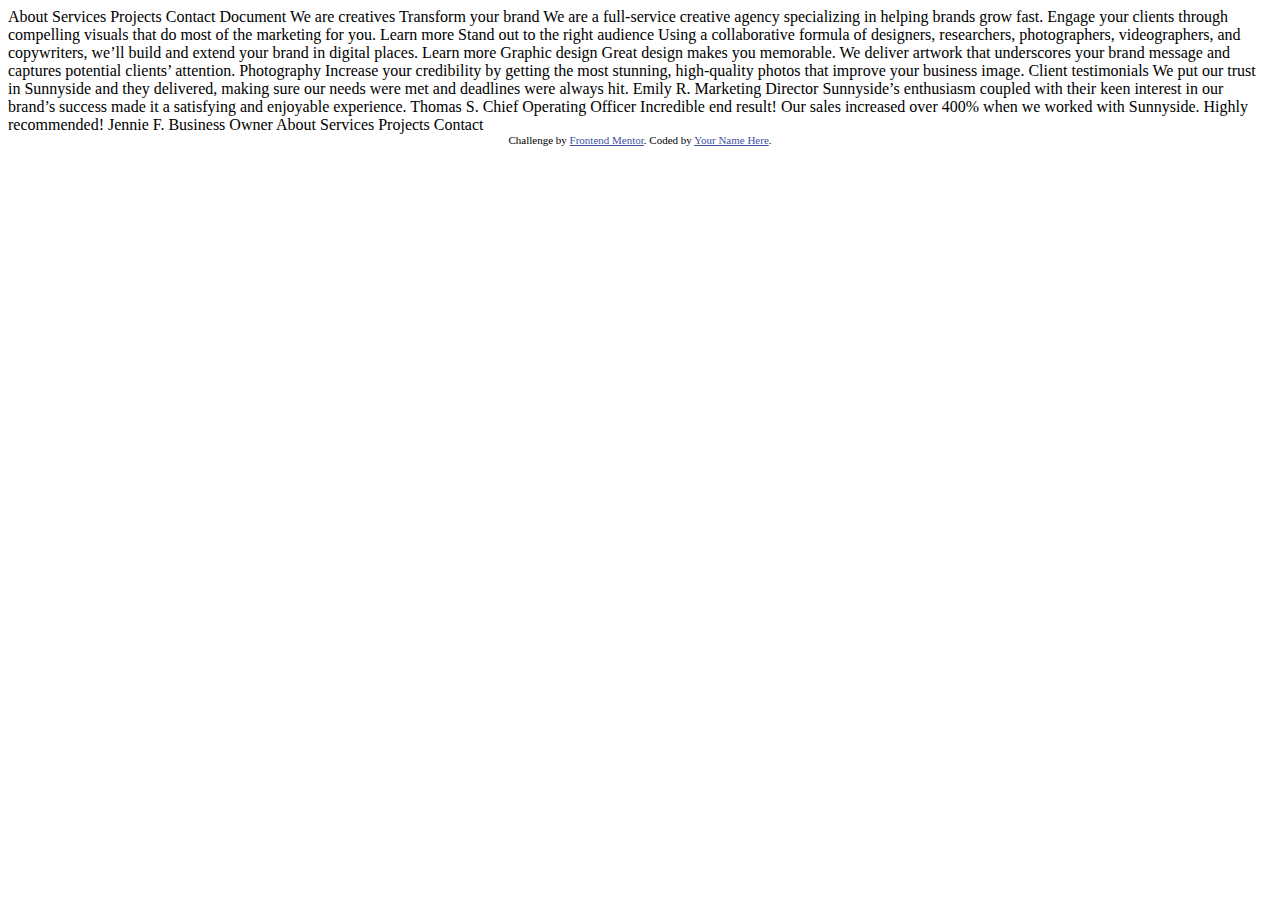
<file: index.html>
<!DOCTYPE html>
<html lang="en">
    <head>
        <meta charset="UTF-8" />
        <meta name="viewport" content="width=device-width, initial-scale=1.0" />
        <!-- displays site properly based on user's device -->

        <link
            rel="icon"
            type="image/png"
            sizeDocuments="32x32"
            href="./images/favicon-32x32.png"
        />

        <title>Frontend Mentor | Sunnyside agency landing page</title>

        <!-- Feel free to remove these styles or customise in your own stylesheet 👍 -->
        <style>
            .attribution {
                font-size: 11px;
                text-align: center;
            }
            .attribution a {
                color: hsl(228, 45%, 44%);
            }
        </style>
    </head>
    <body>
        About Services Projects Contact Document We are creatives Transform your
        brand We are a full-service creative agency specializing in helping
        brands grow fast. Engage your clients through compelling visuals that do
        most of the marketing for you. Learn more Stand out to the right
        audience Using a collaborative formula of designers, researchers,
        photographers, videographers, and copywriters, we’ll build and extend
        your brand in digital places. Learn more Graphic design Great design
        makes you memorable. We deliver artwork that underscores your brand
        message and captures potential clients’ attention. Photography Increase
        your credibility by getting the most stunning, high-quality photos that
        improve your business image. Client testimonials We put our trust in
        Sunnyside and they delivered, making sure our needs were met and
        deadlines were always hit. Emily R. Marketing Director Sunnyside’s
        enthusiasm coupled with their keen interest in our brand’s success made
        it a satisfying and enjoyable experience. Thomas S. Chief Operating
        Officer Incredible end result! Our sales increased over 400% when we
        worked with Sunnyside. Highly recommended! Jennie F. Business Owner
        About Services Projects Contact

        <div class="attribution">
            Challenge by
            <a
                href="https://www.frontendmentor.io?ref=challenge"
                target="_blank"
                >Frontend Mentor</a
            >. Coded by <a href="#">Your Name Here</a>.
        </div>
    </body>
</html>
</file>
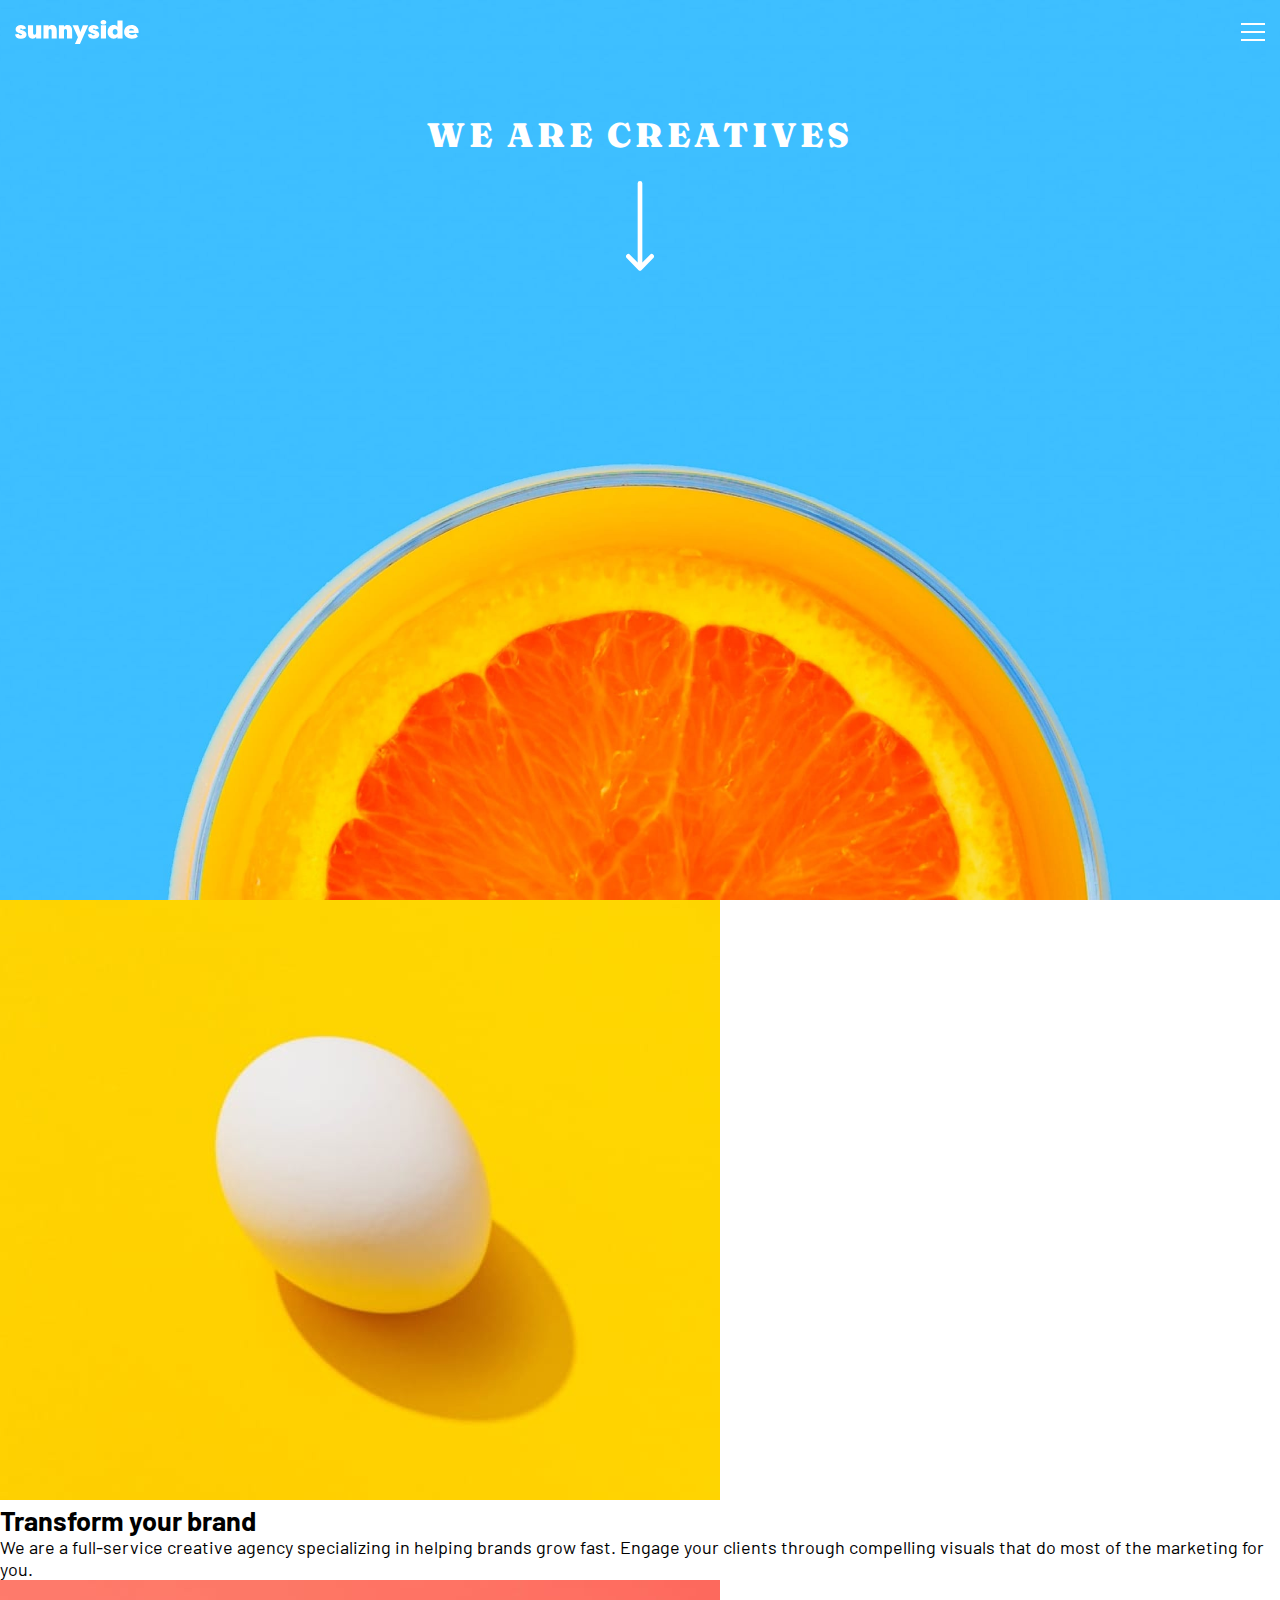
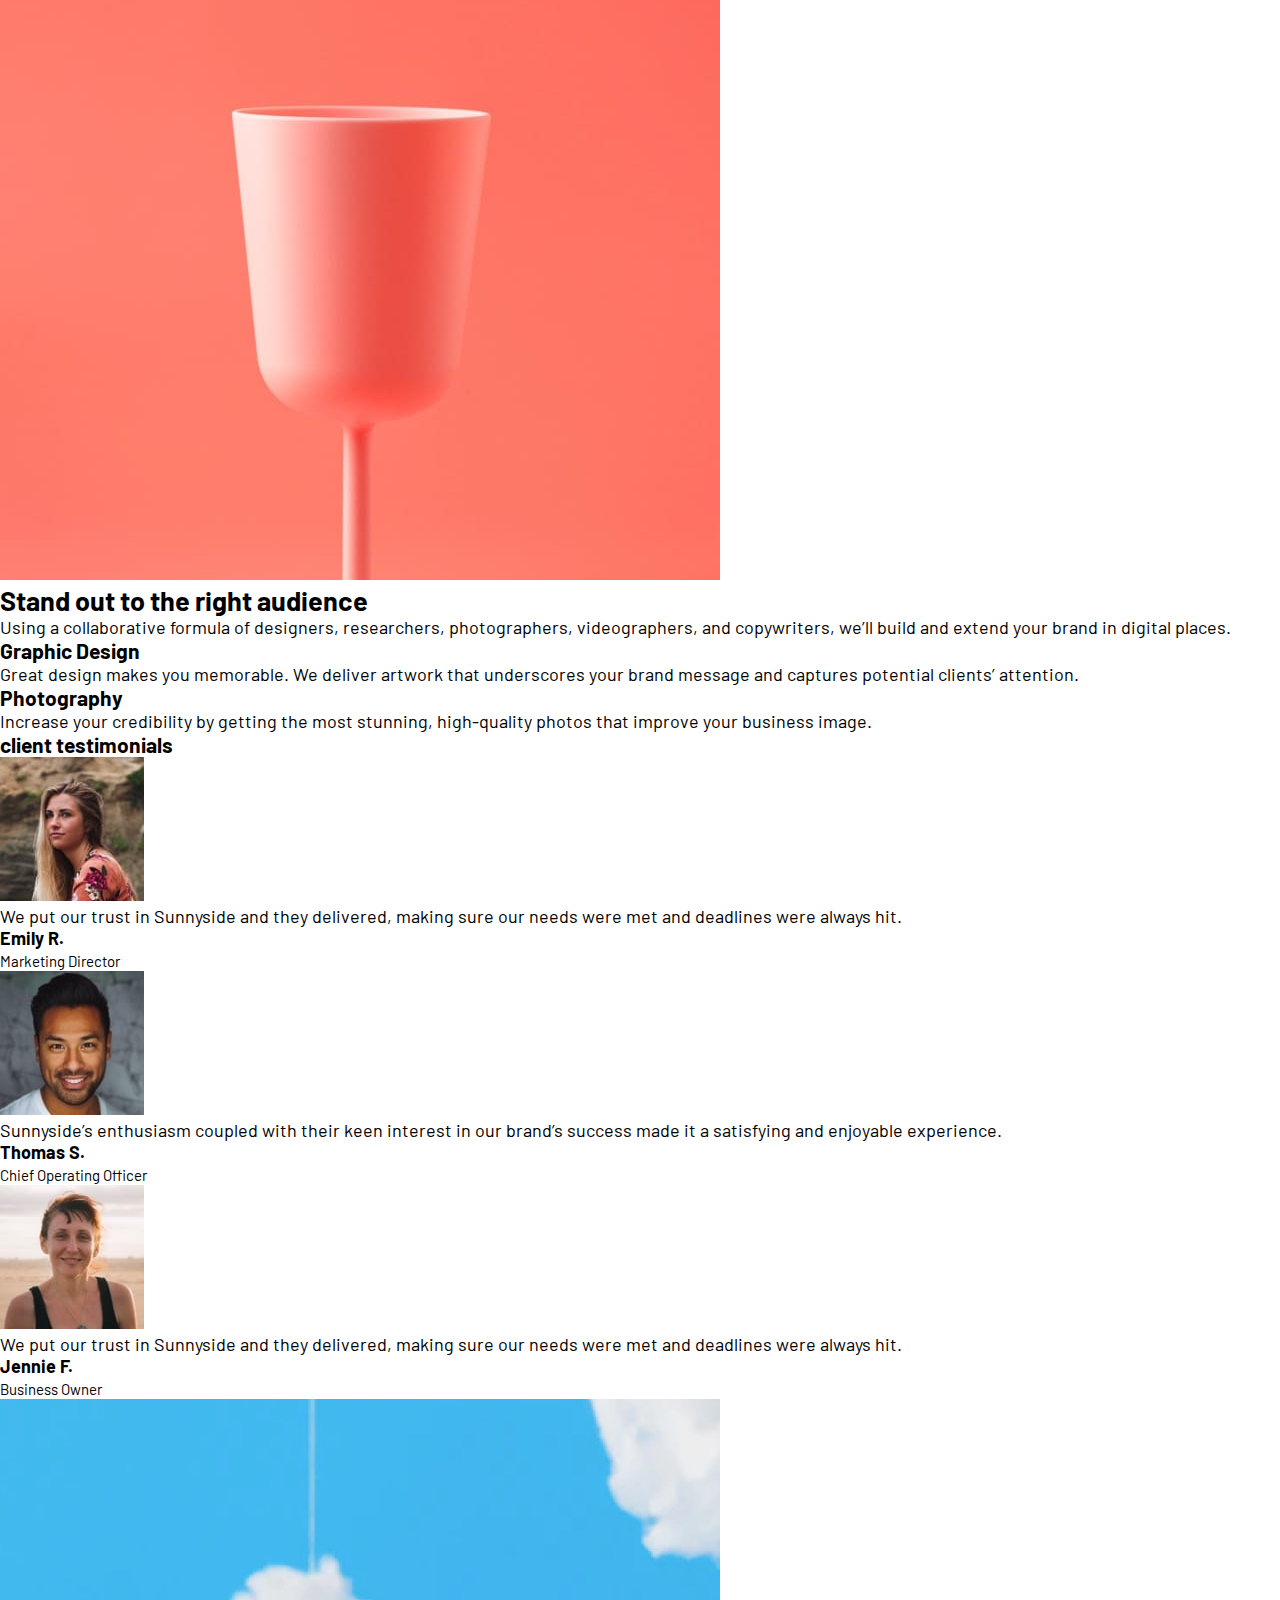
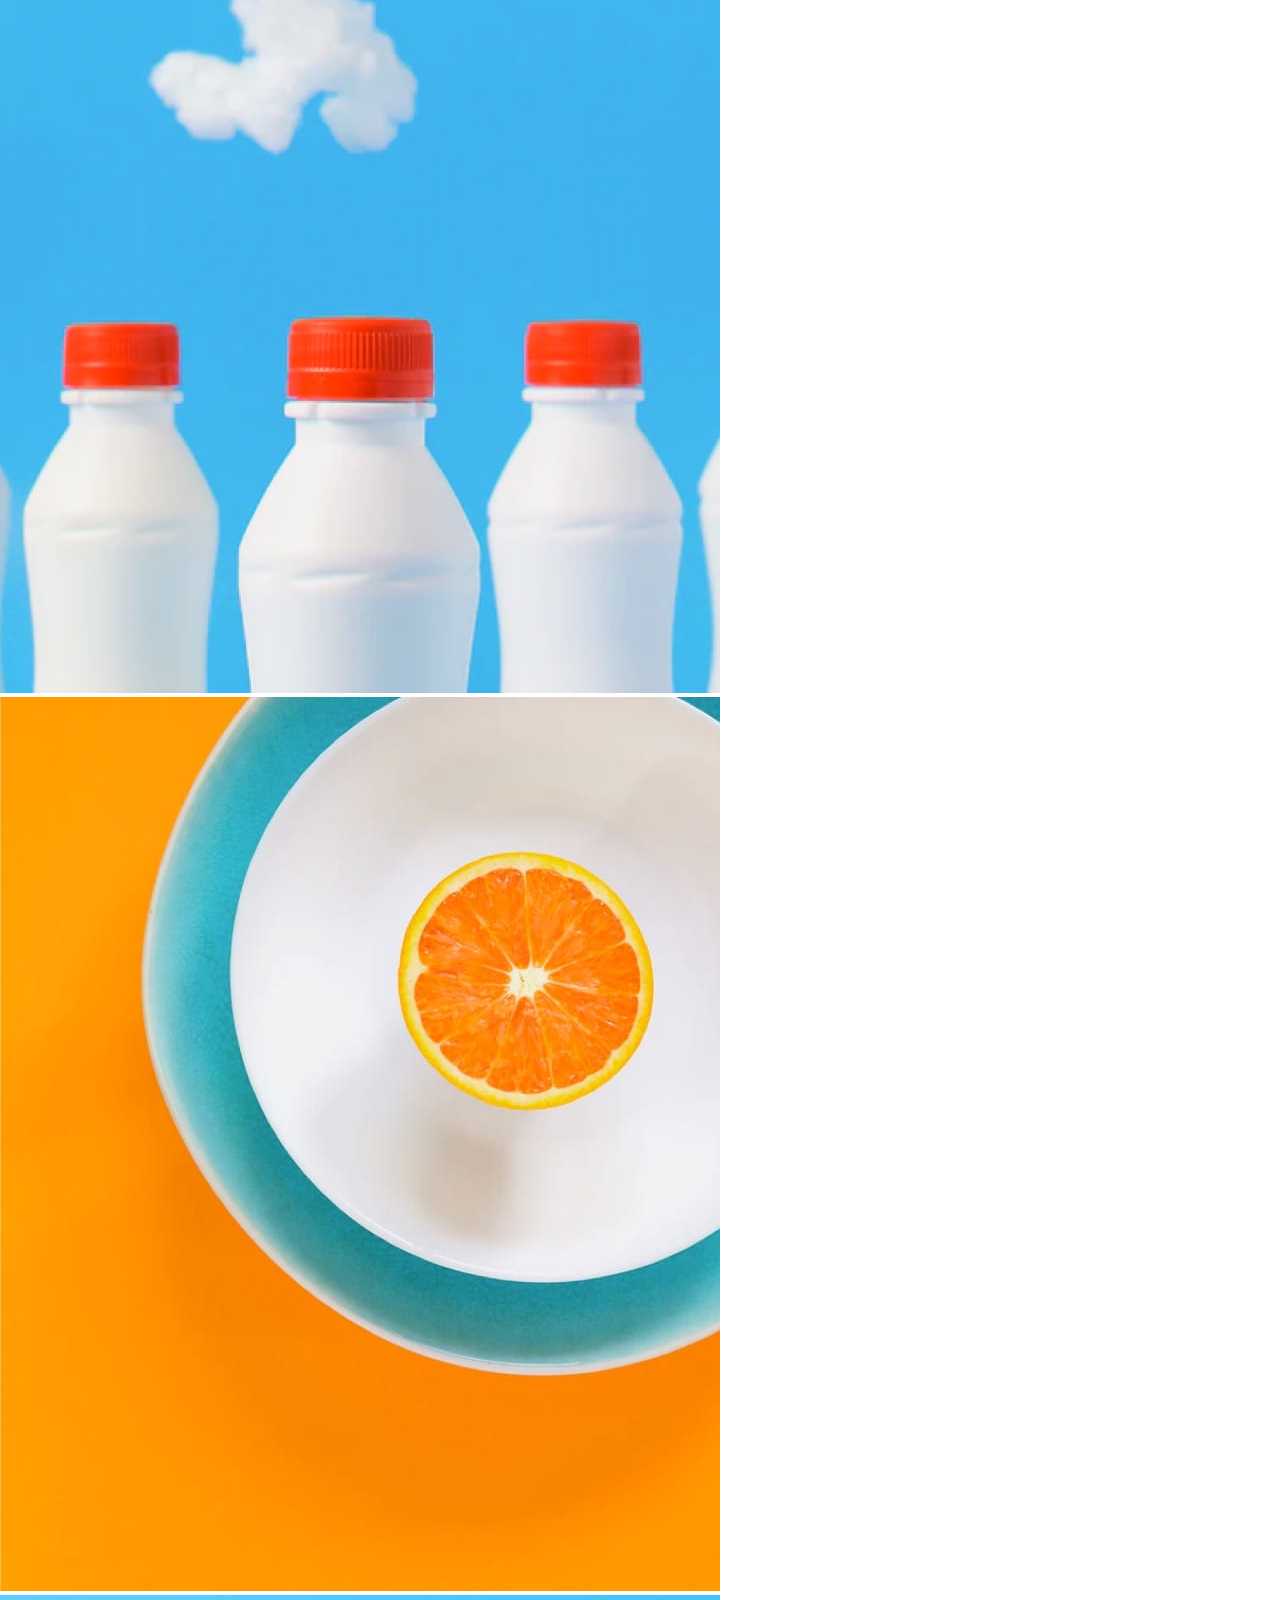
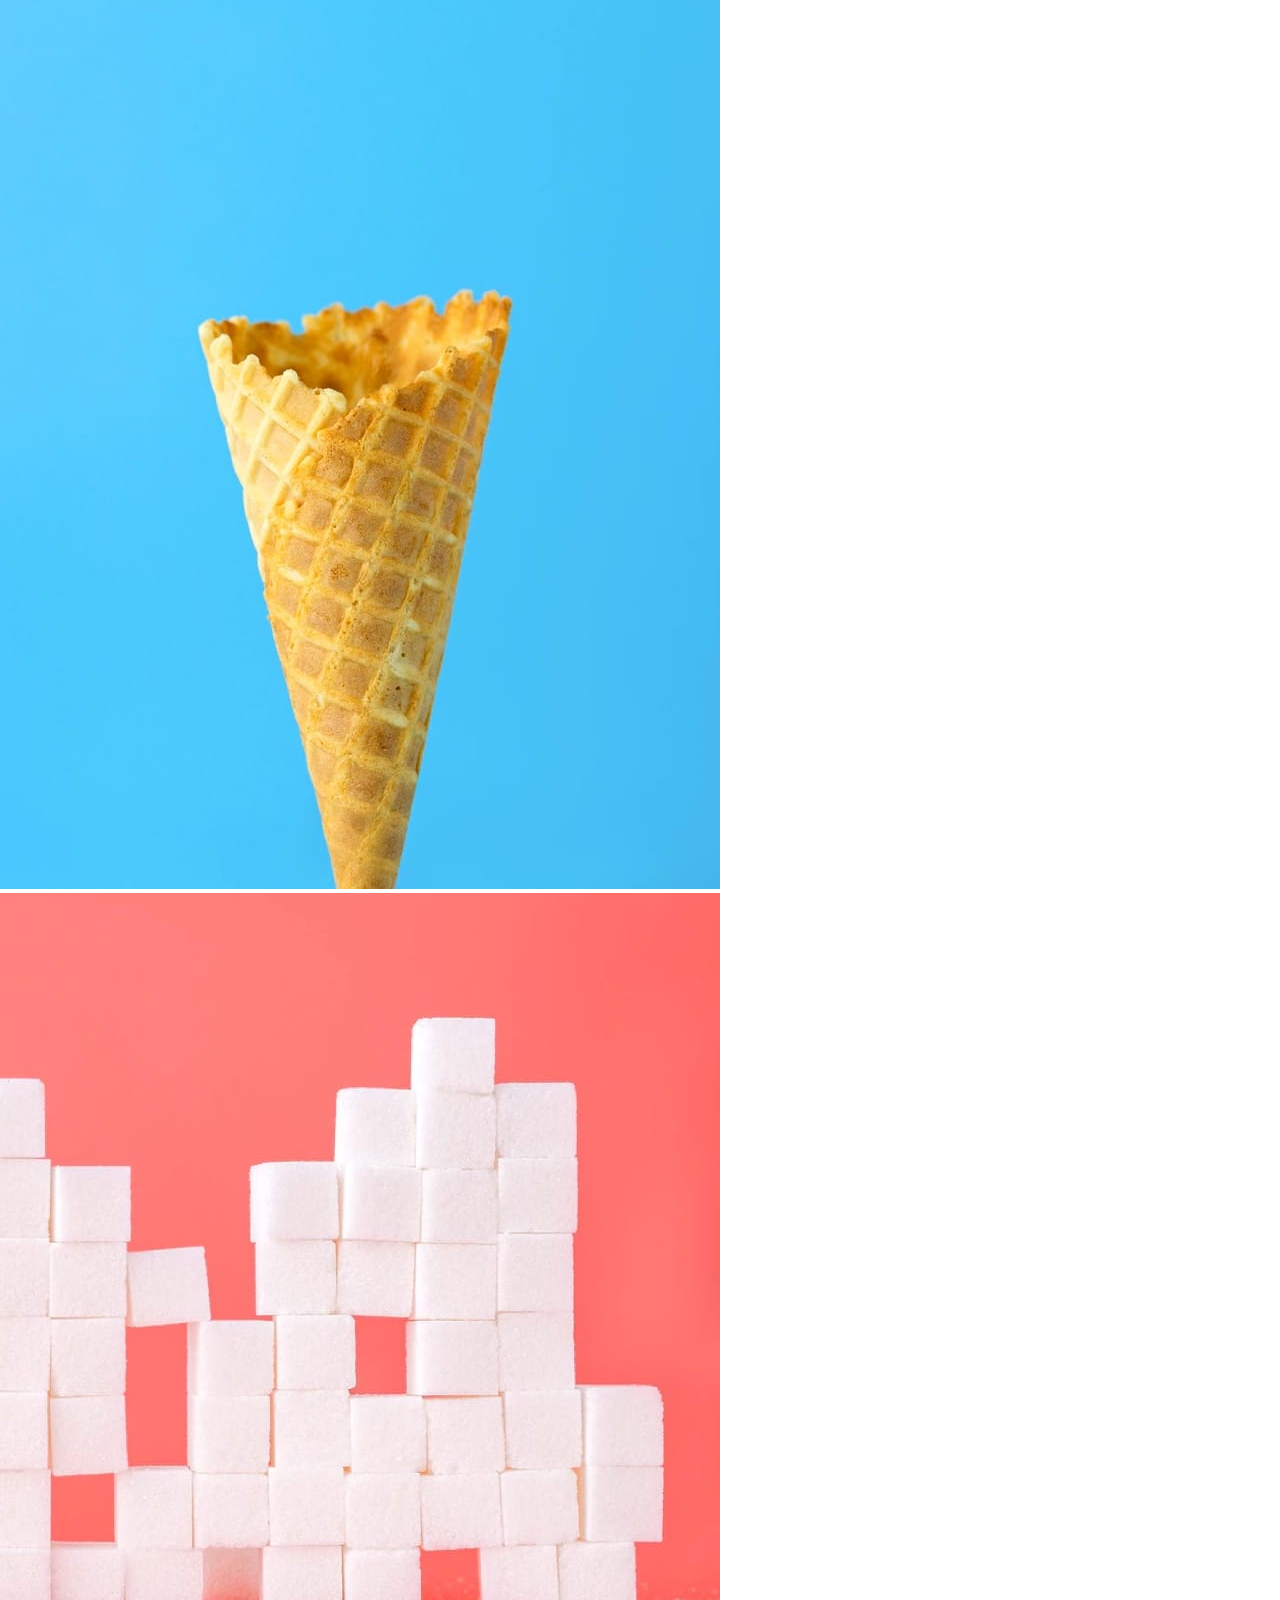
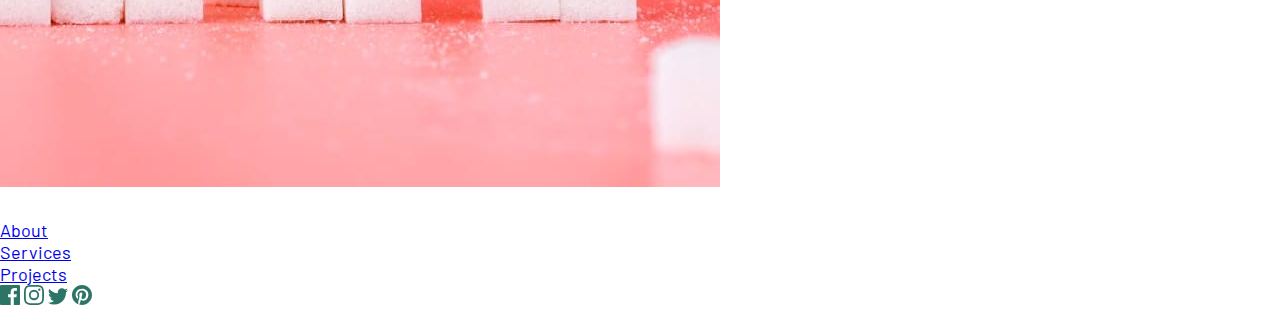
<file: index2.html>
<!DOCTYPE html>
<html lang="en">
    <head>
        <meta charset="UTF-8" />
        <meta http-equiv="X-UA-Compatible" content="IE=edge" />
        <meta name="viewport" content="width=device-width, initial-scale=1.0" />
        <title>FM| Sunnyside agency landing page</title>
        <link
            rel="icon"
            type="image/png"
            sizeDocuments="32x32"
            href="./images/favicon-32x32.png"
        />
        <link rel="stylesheet" href="./styles.css" />
    </head>
    <body>
        <header class="header">
            <nav class="header-nav">
                <div class="header-menu">
                    <img class="logo" src="./images/logo.svg" alt="logo" />
                    <img
                        class="icon-menu"
                        src="./images/icon-hamburger.svg"
                        alt="icon-menu"
                    />
                </div>
                <ul class="header-links">
                    <li><a class="link" href="#">About</a></li>
                    <li><a class="link" href="#">Services</a></li>
                    <li><a class="link" href="#">Projects</a></li>
                    <li><a class="link" href="#">Contact</a></li>
                </ul>
            </nav>
            <div class="header-banner">
                <h1 class="header-banner__title">We are creatives</h1>
                <img
                    class="header-banner__arrow-down"
                    src="./images/icon-arrow-down.svg"
                    alt="icon-arrow-down"
                />
            </div>
        </header>
        <main class="main">
            <section class="grid-container">
                <img src="./images/desktop/image-transform.jpg" alt="egg-img" />
                <div class="transform">
                    <h2>Transform your brand</h2>
                    <p>
                        We are a full-service creative agency specializing in
                        helping brands grow fast. Engage your clients through
                        compelling visuals that do most of the marketing for
                        you.
                    </p>
                    <a href="#" class="learn-more"></a>
                </div>
                <img
                    src="./images/desktop/image-stand-out.jpg"
                    alt="coup-img"
                />
                <div class="stand-out">
                    <h2>Stand out to the right audience</h2>
                    <p>
                        Using a collaborative formula of designers, researchers,
                        photographers, videographers, and copywriters, we’ll
                        build and extend your brand in digital places.
                    </p>
                </div>
            </section>
            <section class="fruits">
                <div class="design">
                    <h3>Graphic Design</h3>
                    <p>
                        Great design makes you memorable. We deliver artwork
                        that underscores your brand message and captures
                        potential clients’ attention.
                    </p>
                </div>
                <div class="photography">
                    <h3>Photography</h3>
                    <p>
                        Increase your credibility by getting the most stunning,
                        high-quality photos that improve your business image.
                    </p>
                </div>
            </section>
            <section class="testimonials">
                <h3>client testimonials</h3>
                <div class="testimonial">
                    <img src="./images/image-emily.jpg" alt="image-emily" />
                    <p>
                        We put our trust in Sunnyside and they delivered, making
                        sure our needs were met and deadlines were always hit.
                    </p>
                    <h4>Emily R.</h4>
                    <small>Marketing Director</small>
                </div>
                <div class="testimonial">
                    <img src="./images/image-thomas.jpg" alt="image-thomas" />
                    <p>
                        Sunnyside’s enthusiasm coupled with their keen interest
                        in our brand’s success made it a satisfying and
                        enjoyable experience.
                    </p>
                    <h4>Thomas S.</h4>
                    <small>Chief Operating Officer</small>
                </div>
                <div class="testimonial">
                    <img src="./images/image-jennie.jpg" alt="image-jennie" />
                    <p>
                        We put our trust in Sunnyside and they delivered, making
                        sure our needs were met and deadlines were always hit.
                    </p>
                    <h4>Jennie F.</h4>
                    <small>Business Owner</small>
                </div>
            </section>
            <section class="gallery">
                <img
                    src="./images/desktop/image-gallery-milkbottles.jpg"
                    alt="image-gallery-milkbottles"
                />
                <img
                    src="./images/desktop/image-gallery-orange.jpg"
                    alt="image-gallery-orange"
                />
                <img
                    src="./images/desktop/image-gallery-cone.jpg"
                    alt="image-gallery-cone"
                />
                <img
                    src="./images/desktop/image-gallery-sugarcubes.jpg"
                    alt="image-gallery-sugarcubes"
                />
            </section>
        </main>
        <footer class="footer">
            <img
                class="footer-logo"
                src="./images/logo.svg"
                alt="footer-logo"
            />
            <ul class="links">
                <li><a class="link links--color" href="#">About</a></li>
                <li><a class="link links--color" href="#">Services</a></li>
                <li><a class="link links--color" href="#">Projects</a></li>
            </ul>
            <ul class="media">
                <img src="./images/icon-facebook.svg" alt="icon-facebook" />
                <img src="./images/icon-instagram.svg" alt="icon-instagram" />
                <img src="./images/icon-twitter.svg" alt="icon-twitter" />
                <img src="./images/icon-pinterest.svg" alt="icon-pinterest" />
            </ul>
        </footer>
    </body>
</html>
</file>
<file: styles.css>
@import url('https://fonts.googleapis.com/css2?family=Barlow:wght@600&family=Fraunces:opsz,wght@9..144,700;9..144,900&display=swap');

* {
    margin: 0;
    padding: 0;
    box-sizing: border-box;
}

:root {
    --soft-red: hsl(7, 99%, 70%);
    --yellow: hsl(51, 100%, 49%);
    --darker-cyan: hsl(167, 40%, 24%);
    --dark-blue: hsl(198, 62%, 26%);
    --dark-cyan: hsl(168, 34%, 41%);
    --darker-blue: hsl(212, 27%, 19%);
    --dark-gray-blue: hsl(232, 10%, 55%);
    --gray-blue: hsl(210, 4%, 67%);
    --white: hsl(0, 0%, 100%);
}

html {
    font-size: 6.25%;
}

body {
    font-family: 'Barlow', sans-serif;
    font-size: 18rem;
}

.header {
    background-image: url(/images/desktop/image-header.jpg);
    background-position: center;
    background-repeat: no-repeat;
    background-size: cover;
    width: 100%;
    height: 100vh;
}

.header-menu {
    display: flex;
    justify-content: space-between;
    align-items: center;
    padding: 20px 15px;
}

.header-links {
    display: none;
}

.header-banner {
    width: 100%;
    height: 100%;
    text-align: center;
    color: #fff;
}

.header-banner__title {
    text-transform: uppercase;
    font-family: 'Fraunces', serif;
    font-size: 34rem;
    font-weight: 900;
    letter-spacing: 4px;
    margin: 50px 0 25px;
}

.header-banner__arrow-down {
    height: 90px;
}
</file>
